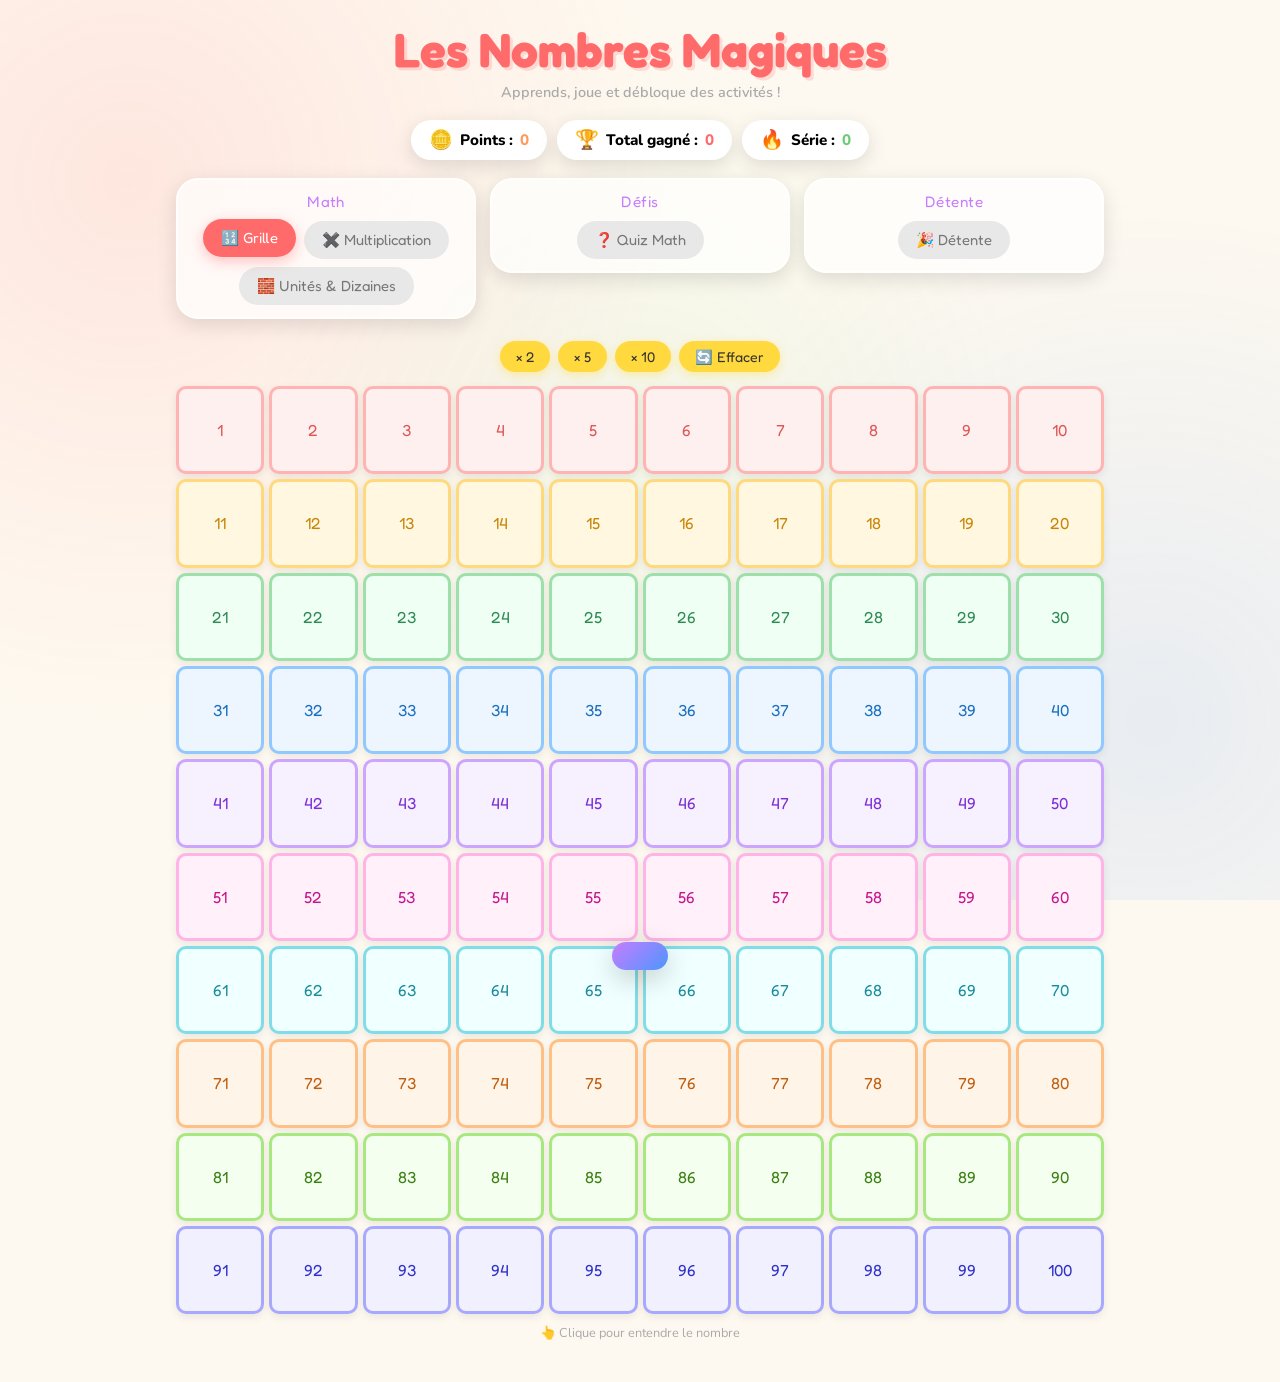
<file: index.html>
<!DOCTYPE html>
<html lang="fr">
<head>
  <meta charset="UTF-8">
  <link rel="manifest" href="manifest.json" />
  <link rel="icon" href="icons/icon.svg" type="image/svg+xml">
  <title>Les Nombres Magiques</title>
  <link href="https://fonts.googleapis.com/css2?family=Fredoka+One&family=Nunito:wght@400;600;700;800&display=swap" rel="stylesheet">
  <link rel="stylesheet" href="css/style.css">
  <link rel="stylesheet" href="css/style-detente.css">
</head>
<body>

  <div class="wrapper">

    <header>
      <h1>Les Nombres Magiques</h1>
      <p>Apprends, joue et débloque des activités !</p>
    </header>

    <div class="scorebar">
      <div class="badge pts"><span class="icon">🪙</span>Points : <span class="val" id="ptsVal">0</span></div>
      <div class="badge tot"><span class="icon">🏆</span>Total gagné : <span class="val" id="totalVal">0</span></div>
      <div class="badge str"><span class="icon">🔥</span>Série : <span class="val" id="strVal">0</span></div>
    </div>

    <div class="tabs">
      <div class="menu-group">
        <div class="group-title">Math</div>
        <div class="group-buttons">
          <button class="tab-btn active" onclick="switchTab('grille',this)">🔢 Grille</button>
          <button class="tab-btn" onclick="switchTab('multiplication',this)">✖️ Multiplication</button>
          <button class="tab-btn" onclick="switchTab('ud',this)">🧱 Unités &amp; Dizaines</button>
        </div>
      </div>

      <div class="menu-group">
        <div class="group-title">Défis</div>
        <div class="group-buttons">
          <button class="tab-btn" onclick="switchTab('quiz',this)">❓ Quiz Math</button>
        </div>
      </div>

      <!-- Section Détente désactivée via le paramètre disableDetente -->
      <div class="menu-group" id="detente-menu-group">
        <div class="group-title">Détente</div>
        <div class="group-buttons">
          <button class="tab-btn detente-tab" onclick="switchTab('detente',this)">🎉 Détente<span class="notif" id="detNotif">!</span></button>
        </div>
      </div>
    </div>

    <div class="panel active" id="panel-grille">
      <div class="grid-controls">
        <button onclick="highlightMultiples(2,'c7')">× 2</button>
        <button onclick="highlightMultiples(5,'c3')">× 5</button>
        <button onclick="highlightMultiples(10,'c4')">× 10</button>
        <button onclick="resetGrid()">🔄 Effacer</button>
      </div>
      <div class="number-grid" id="numGrid"></div>
      <p style="text-align:center;color:#aaa;font-size:.8rem;margin-top:10px;">👆 Clique pour entendre le nombre</p>
    </div>

    <div class="panel" id="panel-multiplication">
      <div class="mult-box">
        <div class="mult-header">
          <h2>✖️ Apprendre les multiplications</h2>
          <p>Choisis deux nombres et découvre leur produit avec la table.</p>
        </div>

        <div class="mult-controls">
          <div class="mult-pair">
            <span class="mult-label">Premier nombre</span>
            <div class="mult-stepper">
              <button onclick="changeMultValue('a', -1)">−</button>
              <span id="multAVal">3</span>
              <button onclick="changeMultValue('a', 1)">+</button>
            </div>
          </div>

          <div class="mult-pair">
            <span class="mult-label">Deuxième nombre</span>
            <div class="mult-stepper">
              <button onclick="changeMultValue('b', -1)">−</button>
              <span id="multBVal">4</span>
              <button onclick="changeMultValue('b', 1)">+</button>
            </div>
          </div>
        </div>

        <div class="mult-equation" id="multEquation">3 × 4 = 12</div>

        <div class="mult-table-box full-width">
          <div class="method-title">Table de multiplication</div>
          <div class="mult-table" id="multTable"></div>
        </div>
      </div>
    </div>

    <div class="panel" id="panel-ud">
      <div class="ud-box">
        <div class="ud-title">🧱 Comprendre les Unités et les Dizaines</div>
        <div class="ud-tabs">
          <button class="ud-tab active" onclick="switchUdTab('decomp',this)">🔍 Décomposer</button>
          <button class="ud-tab" onclick="switchUdTab('dizaines',this)">🏗️ Dizaines</button>
          <button class="ud-tab" onclick="switchUdTab('unites',this)">🟠 Unités</button>
        </div>
        <div class="ud-section active" id="ud-decomp">
          <div class="num-selector">
            <button class="btn-minus" onclick="changeUd(-1)">−</button>
            <div class="ud-num-display" id="udDisplay">34</div>
            <button class="btn-plus" onclick="changeUd(1)">+</button>
          </div>
          <div class="blocks-area" id="blocksArea"></div>
          <div class="decomp-eq" id="decompEq"></div>
          <div class="decomp-word" id="decompWord"></div>
          <p class="legend-row">🔵 1 barre = <strong>10</strong> &nbsp;|&nbsp; 🔴 1 cube = <strong>1</strong></p>
        </div>
        <div class="ud-section" id="ud-dizaines">
          <p style="text-align:center;font-size:.9rem;color:#888;margin-bottom:16px;font-weight:600;">Clique sur une dizaine pour l'entendre 🔊</p>
          <div class="diz-grid" id="dizGrid"></div>
          <div id="dizDetail" style="margin-top:16px;text-align:center;min-height:50px;font-family:'Fredoka One',cursive;font-size:1.05rem;color:#aaa;"></div>
        </div>
        <div class="ud-section" id="ud-unites">
          <p style="text-align:center;font-size:.9rem;color:#888;margin-bottom:14px;font-weight:600;">Les chiffres 0–9 se retrouvent dans toutes les dizaines !</p>
          <div class="unit-grid" id="unitGrid"></div>
          <div class="unit-example" id="unitExample"><p style="color:#ccc;">Clique sur un chiffre 👆</p></div>
        </div>
      </div>
    </div>

    <div class="panel" id="panel-quiz">
      <div class="diff-selector" id="diffSelector"></div>

      <div class="quiz-subpanel active" id="quiz-sub-quiz">
        <div class="quiz-box">
          <div class="quiz-prompt" id="quizPrompt">Chargement...</div>
          <div class="quiz-choices" id="quizChoices"></div>
          <div class="validate-row">
            <button class="validate-btn" id="validateBtn" onclick="validateAnswer()">✅ Valider ma réponse</button>
          </div>
          <div class="streak-banner" id="streakBanner"></div>
          <div class="quiz-feedback" id="quizFeedback"></div>
          <button class="next-btn" id="nextBtn" onclick="nextQuestion()">Question suivante ➜</button>
        </div>
      </div>

      <div class="quiz-subpanel" id="quiz-sub-compter">
        <div class="count-box">
          <div class="count-prompt">Combien d'objets vois-tu ?</div>
          <div class="count-objects" id="countObjects"></div>
          <div class="count-input-row">
            <input type="number" class="count-input" id="countInput" min="1" max="30" placeholder="?">
            <button class="count-check" onclick="checkCount()">Vérifier ✓</button>
          </div>
          <div class="count-feedback" id="countFeedback"></div><br>
          <button class="new-count-btn" onclick="newCountRound()">Nouveau ↻</button>
        </div>
      </div>

      <div class="quiz-subpanel" id="quiz-sub-ordre">
        <div class="order-box">
          <div class="order-prompt">Remets les nombres dans l'ordre croissant !</div>
          <div class="order-nums" id="orderNums"></div>
          <div class="order-slots" id="orderSlots"></div>
          <button class="order-check" onclick="checkOrder()">Vérifier ✓</button>
          <div class="order-feedback" id="orderFeedback"></div>
        </div>
      </div>
    </div>


    <div class="panel" id="panel-detente">
      <div class="detente-intro">
        <h2>🎉 Espace Détente</h2>
        <p>Gagne des points dans le Quiz pour débloquer des activités !</p>
      </div>
      <div class="articles-grid" id="articlesGrid"></div>
    </div>

    <div class="unlock-toast" id="unlockToast"></div>
  </div>

  <script src="data/detente-data.js"></script>
  <script src="js/detente-ui.js"></script>
  <script src="js/app-core.js"></script>
  <script src="js/quizz.js"></script>

  <script>
    if ("serviceWorker" in navigator) {
      window.addEventListener("load", function() {
        navigator.serviceWorker
          .register("./sw.js")
          .then(res => console.log("service worker registered"))
          .catch(err => console.log("service worker not registered", err))
      })
    }
  </script>
</body>
</html>
</file>
<file: css/style.css>
:root{
  --bg:#fef9f0;
  --primary:#ff6b6b; --secondary:#ffd93d; --accent:#6bcb77;
  --blue:#4d96ff;    --purple:#c77dff;    --orange:#ff9a5c;
  --text:#2d2d2d;    --card:#fff;
  --shadow:0 6px 20px rgba(0,0,0,.12);
  --d1:#6bcb77; --d2:#4d96ff; --d3:#ffd93d; --d4:#ff9a5c; --d5:#ff6b6b; --d6:#c77dff;
}

*{margin:0;padding:0;box-sizing:border-box;}
body{font-family:'Nunito',sans-serif;background:var(--bg);min-height:100vh;overflow-x:hidden;}
body::before{content:'';position:fixed;inset:0;
  background:radial-gradient(circle at 10% 20%,rgba(255,107,107,.12) 0%,transparent 40%),
             radial-gradient(circle at 90% 80%,rgba(77,150,255,.12) 0%,transparent 40%),
             radial-gradient(circle at 50% 50%,rgba(107,203,119,.08) 0%,transparent 50%);
  pointer-events:none;z-index:0;}
.wrapper{position:relative;z-index:1;max-width:960px;margin:0 auto;padding:20px 16px 40px;}

header{text-align:center;margin-bottom:18px;}
header h1{font-family:'Fredoka One',cursive;font-size:clamp(1.8rem,5vw,3rem);color:var(--primary);text-shadow:3px 3px 0 rgba(255,107,107,.2);}
header p{color:#aaa;font-size:.9rem;margin-top:4px;font-weight:600;}

.scorebar{display:flex;justify-content:center;gap:10px;flex-wrap:wrap;margin-bottom:18px;}
.badge{background:var(--card);border-radius:50px;padding:7px 18px;display:flex;align-items:center;gap:7px;box-shadow:var(--shadow);font-weight:800;font-size:.95rem;}
.badge .icon{font-size:1.2rem;}
.badge.pts  .val{color:var(--orange);}
.badge.tot  .val{color:var(--primary);}
.badge.str  .val{color:var(--accent);}
@keyframes ptsPop{0%{transform:scale(1)}50%{transform:scale(1.25)}100%{transform:scale(1)}}
.pts-pop{animation:ptsPop .35s ease;}

.tabs{display:grid;grid-template-columns:repeat(3,minmax(0,1fr));gap:14px;margin-bottom:22px;align-items:start;}
.menu-group{background:rgba(255,255,255,.7);border:2px solid rgba(255,255,255,.7);border-radius:22px;padding:12px;box-shadow:var(--shadow);}
.group-title{font-family:'Fredoka One',cursive;font-size:.95rem;color:var(--purple);margin-bottom:10px;text-align:center;letter-spacing:.03em;}
.group-buttons{display:flex;flex-wrap:wrap;gap:8px;justify-content:center;}
.tab-btn{font-family:'Fredoka One',cursive;font-size:.92rem;padding:10px 18px;border:none;border-radius:50px;cursor:pointer;transition:all .2s;background:#e8e8e8;color:#777;}
.tab-btn.active{background:var(--primary);color:#fff;box-shadow:0 4px 14px rgba(255,107,107,.4);transform:translateY(-2px);}
.tab-btn.detente-tab{position:relative;}
.tab-btn.detente-tab .notif{position:absolute;top:-4px;right:-4px;background:var(--orange);color:#fff;font-family:'Fredoka One',cursive;font-size:.65rem;border-radius:50%;width:18px;height:18px;display:flex;align-items:center;justify-content:center;display:none;}
.tab-btn.detente-tab .notif.show{display:flex;}

.mult-box{background:var(--card);border-radius:28px;padding:26px 20px;box-shadow:var(--shadow);}
.mult-header{text-align:center;margin-bottom:18px;}
.mult-header h2{font-family:'Fredoka One',cursive;color:var(--purple);font-size:clamp(1.4rem,3vw,2rem);}
.mult-header p{color:#888;font-weight:700;margin-top:6px;font-size:.9rem;}
.mult-controls{display:grid;grid-template-columns:repeat(2,minmax(0,1fr));gap:16px;margin-bottom:18px;}
.mult-pair{background:#f9f9f9;border:2px solid #f0f0f0;border-radius:18px;padding:12px 14px;text-align:center;}
.mult-label{display:block;font-weight:800;font-size:.8rem;color:#777;margin-bottom:8px;text-transform:uppercase;letter-spacing:.04em;}
.mult-stepper{display:flex;justify-content:center;align-items:center;gap:12px;}
.mult-stepper button{width:38px;height:38px;border:none;border-radius:50%;background:linear-gradient(135deg,var(--orange),var(--primary));color:#fff;font-family:'Fredoka One',cursive;font-size:1.3rem;cursor:pointer;box-shadow:0 4px 10px rgba(255,107,107,.25);}
.mult-stepper span{font-family:'Fredoka One',cursive;font-size:2rem;color:var(--text);min-width:44px;text-align:center;}
.mult-equation{font-family:'Fredoka One',cursive;text-align:center;font-size:clamp(1.4rem,3vw,2.2rem);color:var(--primary);margin:16px 0 20px;}
.full-width{width:100%;}
.method-title{font-family:'Fredoka One',cursive;color:#5f5f5f;font-size:1rem;margin-bottom:12px;text-align:center;}
.mult-table{display:grid;grid-template-columns:repeat(11, minmax(32px,1fr));gap:6px;max-width:100%;}
.mult-table .mult-head,.mult-table .mult-cell{padding:8px 4px;border-radius:10px;text-align:center;font-weight:800;font-size:.78rem;}
.mult-table .mult-head{background:linear-gradient(135deg,#fff0e8,#f3ecff);color:#555;border:1px solid #eaeaea;}
.mult-table .mult-cell{background:#fff;border:1px solid #ececec;color:var(--text);}
.mult-table .mult-cell:nth-child(odd){background:#fbfbff;}
.mult-table .mult-cell.highlight{background:linear-gradient(135deg,var(--orange),var(--secondary));color:#333;}

@media(max-width:760px){
  .tabs{grid-template-columns:1fr;}
  .mult-controls{grid-template-columns:1fr;}
}

.panel{display:none;} .panel.active{display:block;}

.quiz-subtabs{display:flex;justify-content:center;gap:10px;flex-wrap:wrap;margin-bottom:16px;}
.subtab-btn{font-family:'Fredoka One',cursive;padding:9px 16px;border:none;border-radius:50px;background:#e8e8e8;color:#777;cursor:pointer;transition:all .2s;}
.subtab-btn.active{background:var(--primary);color:#fff;box-shadow:0 4px 12px rgba(255,107,107,.35);}
.quiz-subpanel{display:none;}
.quiz-subpanel.active{display:block;}

.diff-selector{display:flex;gap:8px;flex-wrap:wrap;justify-content:center;margin-bottom:18px;}
.diff-btn{
  display:flex;flex-direction:column;align-items:center;
  padding:10px 14px;border-radius:18px;border:3px solid transparent;
  cursor:pointer;transition:all .2s;background:var(--card);
  box-shadow:var(--shadow);font-family:'Fredoka One',cursive;
  min-width:110px;
}
.diff-btn .d-icon{font-size:1.5rem;}
.diff-btn .d-label{font-size:.78rem;color:#666;margin-top:3px;}
.diff-btn .d-pts{font-size:.72rem;font-weight:800;margin-top:2px;border-radius:20px;padding:2px 8px;color:#fff;}
.diff-btn:hover{transform:translateY(-3px);}
.diff-btn.active{transform:translateY(-4px);box-shadow:0 8px 24px rgba(0,0,0,.18);}
.diff-btn[data-d="1"].active{border-color:var(--d1);} .diff-btn[data-d="1"] .d-pts{background:var(--d1);}
.diff-btn[data-d="2"].active{border-color:var(--d2);} .diff-btn[data-d="2"] .d-pts{background:var(--d2);}
.diff-btn[data-d="3"].active{border-color:var(--d3);} .diff-btn[data-d="3"] .d-pts{background:var(--d3);color:#333;}
.diff-btn[data-d="4"].active{border-color:var(--d4);} .diff-btn[data-d="4"] .d-pts{background:var(--d4);}
.diff-btn[data-d="5"].active{border-color:var(--d5);} .diff-btn[data-d="5"] .d-pts{background:var(--d5);}
.diff-btn[data-d="6"].active{border-color:var(--d6);} .diff-btn[data-d="6"] .d-pts{background:var(--d6);}
.diff-btn[data-d="7"].active{border-color:var(--d5);} .diff-btn[data-d="7"] .d-pts{background:var(--d5);}
.diff-btn[data-d="8"].active{border-color:var(--d6);} .diff-btn[data-d="8"] .d-pts{background:var(--d6);}
.diff-btn[data-d="compter"].active{border-color:var(--d1);} .diff-btn[data-d="compter"] .d-pts{background:var(--d1);}
.diff-btn[data-d="ordre"].active{border-color:var(--d2);} .diff-btn[data-d="ordre"] .d-pts{background:var(--d2);}

.quiz-box{background:var(--card);border-radius:28px;padding:28px 22px;box-shadow:var(--shadow);text-align:center;}
.quiz-prompt{font-family:'Fredoka One',cursive;font-size:clamp(1rem,3.5vw,1.55rem);color:var(--text);margin-bottom:20px;line-height:1.5;}
.quiz-prompt .big-num{display:block;font-size:clamp(2.8rem,10vw,5rem);color:var(--primary);animation:float 3s ease-in-out infinite;}
@keyframes float{0%,100%{transform:translateY(0)}50%{transform:translateY(-10px)}}
.speak-q-btn{background:none;border:none;font-size:1.3rem;cursor:pointer;vertical-align:middle;margin-left:6px;transition:transform .2s;}
.speak-q-btn:hover{transform:scale(1.2);}

.quiz-choices{display:grid;grid-template-columns:1fr 1fr;gap:10px;margin-top:6px;}
.choice-btn{padding:14px 10px;border:3px solid #e8e8e8;border-radius:16px;background:#fff;font-family:'Fredoka One',cursive;font-size:clamp(1.05rem,3.2vw,1.65rem);cursor:pointer;transition:all .18s;color:var(--text);position:relative;}
.choice-btn .sp-icon{position:absolute;top:5px;right:7px;font-size:.68rem;opacity:.4;}
.choice-btn:hover:not(:disabled){border-color:var(--blue);transform:scale(1.04);box-shadow:0 4px 14px rgba(77,150,255,.25);}
.choice-btn.picked{border-color:var(--blue);background:#edf6ff;transform:scale(1.06);box-shadow:0 4px 18px rgba(77,150,255,.35);}
.choice-btn.correct{background:var(--accent);color:#fff;border-color:var(--accent);}
.choice-btn.wrong  {background:var(--primary);color:#fff;border-color:var(--primary);}
.choice-btn:disabled{cursor:default;}

.validate-row{margin-top:16px;min-height:52px;display:flex;align-items:center;justify-content:center;}
.validate-btn{padding:13px 38px;background:linear-gradient(135deg,var(--blue),#5bc8ff);color:#fff;border:none;border-radius:50px;font-family:'Fredoka One',cursive;font-size:1.12rem;cursor:pointer;box-shadow:0 5px 16px rgba(77,150,255,.4);transition:all .2s;opacity:.38;pointer-events:none;}
.validate-btn.ready{opacity:1;pointer-events:auto;}
.validate-btn.ready:hover{transform:translateY(-3px) scale(1.04);}

.quiz-feedback{min-height:40px;margin-top:12px;font-family:'Fredoka One',cursive;font-size:1.25rem;}
.quiz-feedback.ok {color:var(--accent);}
.quiz-feedback.bad{color:var(--primary);}

@keyframes floatUp{0%{opacity:1;transform:translateY(0)}100%{opacity:0;transform:translateY(-60px)}}
.pts-float{position:fixed;font-family:'Fredoka One',cursive;font-size:1.5rem;color:var(--orange);pointer-events:none;z-index:9999;animation:floatUp .9s ease-out forwards;}

.next-btn{margin-top:14px;padding:12px 36px;background:linear-gradient(135deg,var(--primary),var(--orange));color:#fff;border:none;border-radius:50px;font-family:'Fredoka One',cursive;font-size:1.1rem;cursor:pointer;box-shadow:0 5px 16px rgba(255,107,107,.4);transition:all .2s;display:none;}
.next-btn:hover{transform:translateY(-3px) scale(1.04);}
.next-btn.show{display:inline-block;}

.streak-banner{display:none;background:linear-gradient(135deg,var(--orange),var(--secondary));border-radius:14px;padding:8px 18px;margin-top:12px;font-family:'Fredoka One',cursive;font-size:1rem;color:#333;}
.streak-banner.show{display:block;}

.detente-intro{text-align:center;margin-bottom:22px;}
.detente-intro h2{font-family:'Fredoka One',cursive;font-size:1.5rem;color:var(--purple);}
.detente-intro p{color:#aaa;font-size:.9rem;margin-top:4px;font-weight:600;}

.articles-grid{display:flex;flex-wrap:wrap;gap:16px;}
.article-card{flex:1 1 260px;max-width:100%;background:var(--card);border-radius:22px;box-shadow:var(--shadow);overflow:hidden;transition:all .25s;position:relative;}
.article-card:hover.unlocked{transform:translateY(-4px);box-shadow:0 12px 28px rgba(0,0,0,.14);}
.article-card.locked{filter:grayscale(.6);cursor:default;}
.article-card .lock-overlay{display:none;position:absolute;inset:0;background:rgba(255,255,255,.75);border-radius:22px;flex-direction:column;align-items:center;justify-content:center;gap:8px;}
.article-card.locked .lock-overlay{display:flex;}
.lock-overlay .lock-icon{font-size:2.5rem;}
.lock-overlay .lock-cost{font-family:'Fredoka One',cursive;font-size:.95rem;color:#888;text-align:center;line-height:1.3;}

.article-card .art-header{padding:18px 18px 0;display:flex;align-items:center;gap:12px;}
.article-card .art-icon{font-size:2.2rem;}
.article-card .art-title{font-family:'Fredoka One',cursive;font-size:1.1rem;color:var(--text);}
.article-card .art-status-check{width:28px;height:28px;border-radius:50%;background:linear-gradient(135deg,#22c55e,#16a34a);color:#fff;display:inline-flex;align-items:center;justify-content:center;font-family:'Fredoka One',cursive;font-size:1rem;box-shadow:0 6px 14px rgba(34,197,94,.28);margin-left:auto;}
.article-card .art-desc{padding:10px 18px 16px;font-size:.85rem;color:#888;font-weight:600;line-height:1.4;}
.article-card .art-play{margin:0 18px 18px;padding:10px;border:none;border-radius:12px;font-family:'Fredoka One',cursive;font-size:.95rem;cursor:pointer;width:calc(100% - 36px);transition:all .2s;}
.article-card .art-play.ready{background:linear-gradient(135deg,var(--purple),var(--blue));}
.article-card .lock-overlay{pointer-events:none;}

.memo-wrapper{padding:0 18px 18px;}
.memo-grid{display:grid;grid-template-columns:repeat(4,1fr);gap:8px;margin-top:10px;}
.memo-card{aspect-ratio:1;border-radius:12px;cursor:pointer;perspective:600px;user-select:none;}
.memo-inner{width:100%;height:100%;position:relative;transform-style:preserve-3d;transition:transform .4s;}
.memo-card.flipped .memo-inner,.memo-card.matched .memo-inner{transform:rotateY(180deg);}
.memo-face,.memo-back{position:absolute;inset:0;border-radius:12px;display:flex;align-items:center;justify-content:center;backface-visibility:hidden;font-family:'Fredoka One',cursive;}
.memo-face{background:linear-gradient(135deg,var(--blue),var(--purple));color:#fff;font-size:1.4rem;}
.memo-back{background:var(--card);border:3px solid #e8e8e8;transform:rotateY(180deg);font-size:1.5rem;}
.memo-card.matched .memo-back{border-color:var(--accent);background:#f0fff3;}
.memo-status{font-family:'Fredoka One',cursive;font-size:.95rem;color:#888;text-align:center;margin-top:10px;min-height:24px;}
.memo-restart{margin-top:8px;width:100%;padding:9px;border:none;border-radius:12px;background:linear-gradient(135deg,var(--purple),var(--blue));color:#fff;font-family:'Fredoka One',cursive;font-size:.9rem;cursor:pointer;}

.grid-controls{display:flex;gap:8px;margin-bottom:14px;justify-content:center;flex-wrap:wrap;}
.grid-controls button{font-family:'Fredoka One',cursive;font-size:.88rem;padding:7px 16px;border:none;border-radius:50px;background:var(--secondary);color:#333;cursor:pointer;box-shadow:0 3px 10px rgba(255,217,61,.4);transition:all .2s;}
.grid-controls button:hover{transform:scale(1.05);}
.number-grid{display:grid;grid-template-columns:repeat(10,1fr);gap:5px;}
.num-cell{aspect-ratio:1;display:flex;align-items:center;justify-content:center;border-radius:10px;cursor:pointer;font-family:'Fredoka One',cursive;font-size:clamp(.62rem,1.7vw,1rem);transition:all .2s;border:3px solid transparent;position:relative;background:var(--card);box-shadow:0 3px 8px rgba(0,0,0,.08);user-select:none;}
.num-cell:hover{transform:scale(1.12);z-index:2;}
.num-cell.c1{background:#fff0f0;border-color:#ffb3b3;color:#e05555;}
.num-cell.c2{background:#fff7e0;border-color:#ffd97d;color:#c8860a;}
.num-cell.c3{background:#f0fff3;border-color:#9de0ab;color:#2e8b57;}
.num-cell.c4{background:#edf6ff;border-color:#90c8ff;color:#1a6fbf;}
.num-cell.c5{background:#f6f0ff;border-color:#cca5ff;color:#7b2fd4;}
.num-cell.c6{background:#fff0fa;border-color:#ffb3e6;color:#c4178e;}
.num-cell.c7{background:#f0ffff;border-color:#80dde8;color:#1a8c9b;}
.num-cell.c8{background:#fff4e8;border-color:#ffc085;color:#bf5e0f;}
.num-cell.c9{background:#f4fff0;border-color:#a8e880;color:#3b8012;}
.num-cell.c10{background:#f0f0ff;border-color:#a8a8ff;color:#3030c8;}
.num-cell.selected{transform:scale(1.15);box-shadow:0 6px 18px rgba(0,0,0,.18);z-index:3;}
.num-cell .tip{display:none;position:absolute;bottom:calc(100% + 8px);left:50%;transform:translateX(-50%);background:#333;color:#fff;padding:4px 9px;border-radius:8px;font-family:'Nunito',sans-serif;font-size:.7rem;white-space:nowrap;z-index:10;font-weight:700;}
.num-cell .tip::after{content:'';position:absolute;top:100%;left:50%;transform:translateX(-50%);border:5px solid transparent;border-top-color:#333;}
.num-cell:hover .tip{display:block;}

.ud-box{background:var(--card);border-radius:28px;padding:28px 22px;box-shadow:var(--shadow);}
.ud-title{font-family:'Fredoka One',cursive;font-size:1.35rem;text-align:center;margin-bottom:18px;color:var(--text);}
.ud-tabs{display:flex;gap:8px;justify-content:center;flex-wrap:wrap;margin-bottom:20px;}
.ud-tab{padding:8px 18px;border-radius:50px;border:2px solid #ddd;background:#fff;font-family:'Fredoka One',cursive;font-size:.88rem;cursor:pointer;color:#666;transition:all .2s;}
.ud-tab.active{background:var(--orange);border-color:var(--orange);color:#fff;box-shadow:0 4px 12px rgba(255,154,92,.4);}
.ud-section{display:none;} .ud-section.active{display:block;}
.num-selector{display:flex;align-items:center;justify-content:center;gap:16px;margin-bottom:22px;}
.num-selector button{width:44px;height:44px;border-radius:50%;border:none;font-family:'Fredoka One',cursive;font-size:1.4rem;cursor:pointer;transition:all .2s;box-shadow:0 3px 10px rgba(0,0,0,.1);}
.btn-minus{background:var(--primary);color:#fff;} .btn-plus{background:var(--accent);color:#fff;}
.btn-minus:hover,.btn-plus:hover{transform:scale(1.12);}
.ud-num-display{font-family:'Fredoka One',cursive;font-size:4rem;color:var(--primary);min-width:100px;text-align:center;line-height:1;}
.blocks-area{display:flex;gap:20px;justify-content:center;flex-wrap:wrap;margin-bottom:18px;align-items:flex-end;min-height:140px;}
.block-group{display:flex;flex-direction:column;align-items:center;gap:8px;}
.block-group label{font-family:'Fredoka One',cursive;font-size:.86rem;color:#888;}
.tens-col{display:flex;gap:5px;align-items:flex-end;}
.ten-bar{width:24px;height:120px;background:linear-gradient(180deg,#4d96ff,#1a6fbf);border-radius:6px;box-shadow:0 3px 8px rgba(77,150,255,.4);}
.units-row{display:flex;gap:5px;flex-wrap:wrap;justify-content:center;max-width:160px;}
.unit-cube{width:24px;height:24px;background:linear-gradient(135deg,#ff6b6b,#ff9a5c);border-radius:5px;box-shadow:0 2px 5px rgba(255,107,107,.3);}
@keyframes popIn{0%{transform:scale(0);opacity:0}60%{transform:scale(1.25)}100%{transform:scale(1);opacity:1}}
.pop-in{animation:popIn .25s ease forwards;}
.decomp-eq{text-align:center;font-family:'Fredoka One',cursive;font-size:clamp(1.2rem,4vw,1.85rem);margin:10px 0 6px;}
.decomp-eq .diz{color:var(--blue);} .decomp-eq .uni{color:var(--primary);}
.decomp-word{text-align:center;font-family:'Fredoka One',cursive;font-size:1.05rem;color:#aaa;margin-bottom:12px;}
.legend-row{text-align:center;font-size:.8rem;color:#bbb;margin-top:4px;}
.diz-grid{display:grid;grid-template-columns:repeat(auto-fill,minmax(118px,1fr));gap:10px;}
.diz-card{border-radius:16px;padding:13px 8px;text-align:center;cursor:pointer;transition:all .2s;box-shadow:0 3px 10px rgba(0,0,0,.08);}
.diz-card:hover{transform:translateY(-4px) scale(1.04);}
.diz-num{font-family:'Fredoka One',cursive;font-size:2.1rem;}
.diz-word{font-size:.76rem;font-weight:700;color:#666;margin-top:2px;}
.diz-bars{display:flex;gap:3px;justify-content:center;margin-top:8px;flex-wrap:wrap;}
.diz-mini-bar{width:10px;height:34px;border-radius:4px;opacity:.7;}
.unit-grid{display:grid;grid-template-columns:repeat(5,1fr);gap:10px;margin-bottom:18px;}
.unit-card{border-radius:14px;padding:12px 6px;text-align:center;cursor:pointer;transition:all .2s;box-shadow:0 3px 8px rgba(0,0,0,.09);}
.unit-card:hover{transform:scale(1.08);}
.unit-card .u-num{font-family:'Fredoka One',cursive;font-size:2rem;color:#333;}
.unit-card .u-word{font-size:.74rem;font-weight:700;color:#666;}
.unit-example{background:#f8f8f8;border-radius:16px;padding:14px;min-height:80px;text-align:center;}
.unit-example p{font-family:'Fredoka One',cursive;font-size:.9rem;color:#888;margin-bottom:8px;}
.ex-chip{display:inline-block;background:#fff;border:2px solid #e8e8e8;border-radius:10px;padding:5px 9px;margin:3px;font-family:'Fredoka One',cursive;font-size:1rem;box-shadow:0 2px 6px rgba(0,0,0,.07);}
.ex-diz{color:#1a6fbf;} .ex-uni{color:#e05555;font-size:1.2em;}

.count-box,.order-box{background:var(--card);border-radius:28px;padding:28px 22px;box-shadow:var(--shadow);text-align:center;}
.count-prompt,.order-prompt{font-family:'Fredoka One',cursive;font-size:1.2rem;margin-bottom:14px;color:var(--text);}
.count-objects{display:flex;flex-wrap:wrap;gap:7px;justify-content:center;min-height:80px;margin-bottom:18px;background:#f8f8f8;border-radius:18px;padding:14px;}
.obj-icon{font-size:clamp(1.4rem,5vw,2.1rem);cursor:pointer;transition:transform .15s;user-select:none;}
.obj-icon:hover{transform:scale(1.2) rotate(8deg);}
.count-input-row{display:flex;gap:10px;justify-content:center;align-items:center;flex-wrap:wrap;}
.count-input{width:90px;height:55px;text-align:center;font-family:'Fredoka One',cursive;font-size:1.9rem;border:3px solid #e8e8e8;border-radius:14px;outline:none;color:var(--text);transition:border .2s;}
.count-input:focus{border-color:var(--blue);}
.count-check{padding:13px 26px;background:linear-gradient(135deg,var(--accent),#52c86f);color:#fff;border:none;border-radius:50px;font-family:'Fredoka One',cursive;font-size:1rem;cursor:pointer;transition:all .2s;}
.count-check:hover{transform:translateY(-2px);}
.count-feedback{min-height:34px;font-family:'Fredoka One',cursive;font-size:1.2rem;margin-top:12px;}
.new-count-btn{margin-top:14px;padding:9px 26px;background:var(--blue);color:#fff;border:none;border-radius:50px;font-family:'Fredoka One',cursive;font-size:.93rem;cursor:pointer;transition:all .2s;}
.new-count-btn:hover{transform:scale(1.05);}
.order-nums{display:flex;flex-wrap:wrap;gap:9px;justify-content:center;margin-bottom:18px;}
.order-tile{width:55px;height:55px;display:flex;align-items:center;justify-content:center;border-radius:13px;font-family:'Fredoka One',cursive;font-size:1.3rem;cursor:grab;user-select:none;transition:all .2s;box-shadow:0 4px 12px rgba(0,0,0,.12);}
.order-tile:active{cursor:grabbing;transform:scale(1.12);}
.order-tile.dragging{opacity:.45;}
.order-slots{display:flex;flex-wrap:wrap;gap:9px;justify-content:center;min-height:68px;background:#f4f4f4;border-radius:18px;padding:10px;}
.order-slot{width:55px;height:55px;border-radius:13px;border:3px dashed #ccc;display:flex;align-items:center;justify-content:center;font-family:'Fredoka One',cursive;font-size:1.3rem;color:#ccc;transition:all .2s;}
.order-slot.over{border-color:var(--blue);background:#edf6ff;}
.order-slot.filled{border-style:solid;border-color:#bbb;background:#fff;color:var(--text);}
.order-check{margin-top:18px;padding:11px 30px;background:linear-gradient(135deg,var(--purple),#9b5de5);color:#fff;border:none;border-radius:50px;font-family:'Fredoka One',cursive;font-size:1.05rem;cursor:pointer;transition:all .2s;}
.order-check:hover{transform:translateY(-2px);}
.order-feedback{min-height:34px;font-family:'Fredoka One',cursive;font-size:1.05rem;margin-top:12px;}

.confetti-piece{position:fixed;pointer-events:none;z-index:9999;animation:cfall var(--dur,1.2s) ease-out forwards;}
@keyframes cfall{0%{opacity:1;transform:translateY(0) rotate(0) scale(1)}100%{opacity:0;transform:translateY(100vh) rotate(720deg) scale(.5)}}

.unlock-toast{position:fixed;bottom:30px;left:50%;transform:translateX(-50%) translateY(100px);background:linear-gradient(135deg,var(--purple),var(--blue));color:#fff;padding:14px 28px;border-radius:50px;font-family:'Fredoka One',cursive;font-size:1.05rem;box-shadow:0 8px 28px rgba(0,0,0,.2);z-index:9999;transition:transform .4s cubic-bezier(.34,1.56,.64,1);white-space:nowrap;}
.unlock-toast.show{transform:translateX(-50%) translateY(0);}

@media(max-width:480px){
  .number-grid{gap:3px;} .num-cell{border-radius:6px;border-width:2px;font-size:.58rem;}
  .quiz-choices{grid-template-columns:1fr 1fr;}
  .ten-bar{width:18px;height:90px;} .unit-cube{width:18px;height:18px;}
  .diff-btn{min-width:72px;padding:8px 10px;}
}
</file>
<file: css/style-detente.css>
.category-wrapper{
    margin-bottom:20px;
    border-radius:15px;
    overflow:hidden;
    background:#fff;
    box-shadow:0 3px 12px rgba(0,0,0,.08);
}

.category-header{
    display:flex;
    justify-content:space-between;
    align-items:center;
    padding:15px 20px;
    background:#f0f8ff;
    border:2px solid #4a90e2;
    cursor:pointer;
}

.category-header:hover{
    background:#e3f2fd;
}

.category-header h3{
    margin:0;
}

.category-content{
    display:none;
    padding:15px;
}

.category-content.open{
    display:block;
}

.item{
    padding:12px;
    margin-bottom:12px;
    border-radius:10px;
    background:#f3e5f5;
    border-left:5px solid #9c27b0;
    transition:.2s;
}

.item.game{
    background:#fff3e0;
    border-left-color:#ff9800;
}

.item:hover{
    transform:translateX(4px);
}

.item-header{
    display:flex;
    justify-content:space-between;
    align-items:center;
    cursor:pointer;
}

.item-header h4{
    margin:0;
}

.item-content{
    display:none;
    margin-top:12px;
}

.item-content.open{
    display:block;
}

.episodes-list{
    list-style:none;
    padding:0;
    margin:0;
}

.episode{
    background:white;
    padding:12px;
    margin:10px 0;
    border-radius:10px;
    border-left:4px solid #4caf50;
}

.episode-title{
    font-weight:700;
    margin-bottom:6px;
}

.episode-cost{
    color:#666;
    margin-bottom:10px;
}

.unlocked{
    color:#4caf50;
    font-weight:700;
}

.unlock-btn{
    background:#ff9800;
    color:white;
    border:none;
    border-radius:8px;
    padding:8px 16px;
    cursor:pointer;
    font-weight:700;
}

.unlock-btn:hover{
    background:#f57c00;
}

.episode-link{
    display:inline-block;
    margin-top:8px;
    text-decoration:none;
    color:white;
    background:#4caf50;
    padding:8px 16px;
    border-radius:8px;
}

.episode-link:hover{
    background:#43a047;
}
</file>
